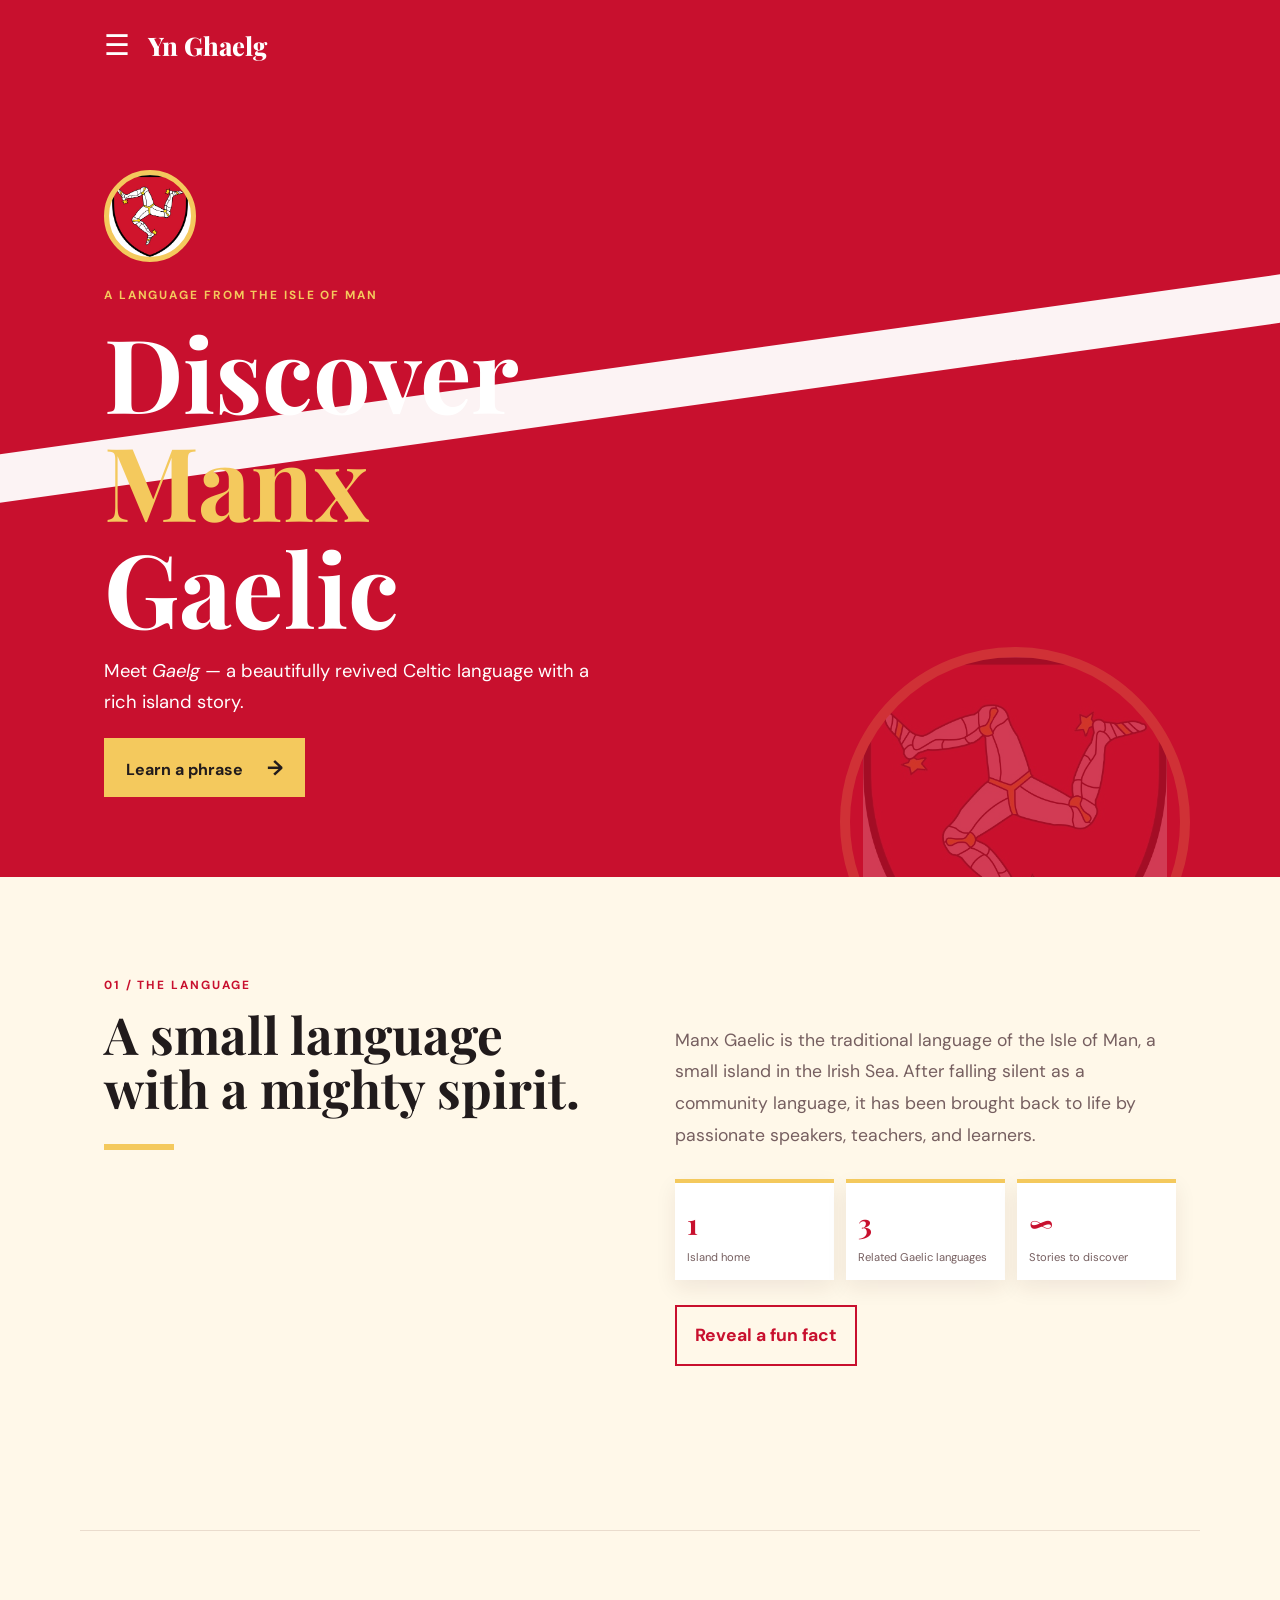
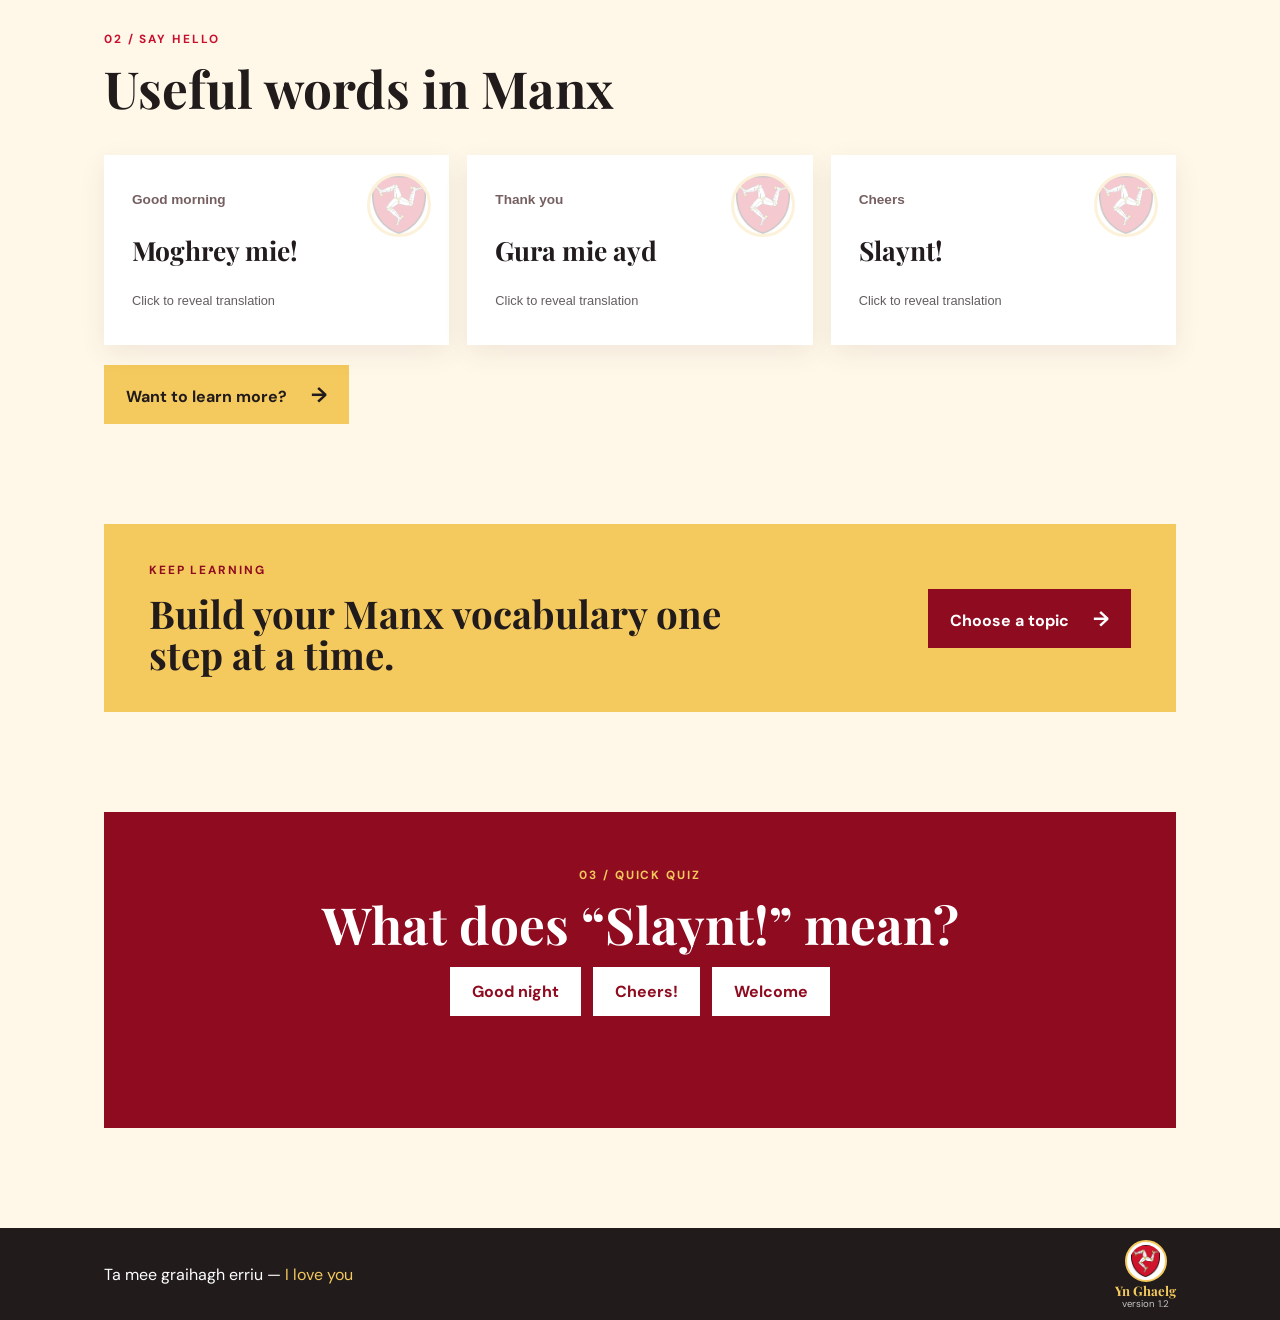
<file: index.html>
<!DOCTYPE html>
<html lang="en">
<head>
  <meta charset="UTF-8" />
  <meta name="viewport" content="width=device-width, initial-scale=1.0" />
  <title>Manx Gaelic | Yn Ghaelg</title>
  <link rel="stylesheet" href="styles.css" />
  <link rel="stylesheet" href="enhancement.css" />
  <link rel="icon" href="Coat_of_arms_of_Isle_of_Man.svg.webp" />
</head>
<body>
  <header class="hero">
    <nav class="navbar">
      <button class="menu-button" id="menuButton" aria-label="Open navigation menu">☰</button>

      <div class="brand">Yn Ghaelg</div>

      <div class="nav-links" id="navLinks">
        <a href="#about">About</a>
        <a href="#phrases">Phrases</a>
        <a href="#quiz">Quiz</a>
        <a href="page1.html">Vocabulary</a>
        <a href="page2.html">Language Learning</a>
      </div>
    </nav>

    <div class="hero-content">
      <div class="triskelion">☘</div>
      <p class="eyebrow">A language from the Isle of Man</p>
      <h1>Discover <span>Manx</span> Gaelic</h1>
      <p class="hero-text">
        Meet <em>Gaelg</em> — a beautifully revived Celtic language with a rich island story.
      </p>
      <a class="primary-button" href="#phrases">Learn a phrase <span>→</span></a>
    </div>
    <div class="floating-words" aria-label="Manx vocabulary highlights">
        <span class="word-bubble bubble-one">Mannin</span>
        <span class="word-bubble bubble-two">Slaynt!</span>
        <span class="word-bubble bubble-three">Graih</span>
        <span class="word-bubble bubble-four">Moghrey mie!</span>
      </div>

  </header>

  <main>
   <section class="intro-section" id="about">
      <div class="intro-heading">
        <p class="section-label">01 / THE LANGUAGE</p>
        <h2>A small language with a mighty spirit.</h2>
        <div class="heading-line"></div>
      </div>

      <div class="intro-copy">
        <p>
          Manx Gaelic is the traditional language of the Isle of Man, a small island
          in the Irish Sea. After falling silent as a community language, it has been
          brought back to life by passionate speakers, teachers, and learners.
        </p>

        <div class="language-stats">
          <div>
            <strong>1</strong>
            <span>Island home</span>
          </div>
          <div>
            <strong>3</strong>
            <span>Related Gaelic languages</span>
          </div>
          <div>
            <strong>∞</strong>
            <span>Stories to discover</span>
          </div>
        </div>
     <button class="outline-button" id="factButton">Reveal a fun fact</button>
        <p class="fact" id="fact" aria-live="polite"></p>
      </div>
    </section>

    <section class="phrases-section" id="phrases">
      <p class="section-label">02 / SAY HELLO</p>
      <h2>Useful words in Manx</h2>
      <div class="phrase-grid">
        <button class="phrase-card" data-manx="Moghrey mie!" data-meaning="Good morning!">
          <span>Good morning</span>
          <strong>Moghrey mie!</strong>
          <small>Click to reveal translation</small>
        </button>
        <button class="phrase-card" data-manx="Gura mie ayd" data-meaning="Thank you">
          <span>Thank you</span>
          <strong>Gura mie ayd</strong>
          <small>Click to reveal translation</small>
        </button>
        <button class="phrase-card" data-manx="Slaynt!" data-meaning="Cheers! / Good health!">
          <span>Cheers</span>
          <strong>Slaynt!</strong>
          <small>Click to reveal translation</small>
        </button>
      </div>

      <a class="primary-button learn-more-button" href="page1.html">
        Want to learn more? <span>→</span>
      </a>
    </section>

     <section class="explore-strip">
      <div>
        <p class="section-label">KEEP LEARNING</p>
        <h2>Build your Manx vocabulary one step at a time.</h2>
      </div>
      <a class="primary-button" href="page2.html">Choose a topic <span>→</span></a>
    </section>


    <section class="quiz-section" id="quiz">
      <div class="quiz-card">
        <p class="section-label">03 / QUICK QUIZ</p>
        <h2 id="quizQuestion">What does “Slaynt!” mean?</h2>
        <div class="answers" id="quizAnswers"></div>
        <p class="quiz-result" id="quizResult"></p>
      </div>
    </section>
  </main>

  <footer>
    <p>Ta mee graihagh erriu — <span>I love you</span></p>

    <div class="footer-brand">
      <img
        src="Coat_of_arms_of_Isle_of_Man.svg.webp"
        alt="Manx triskelion logo"
      />
      <strong>Yn Ghaelg</strong>
      <small>version 1.2</small>
    </div>
  </footer>

  <script src="script.js"></script>
</body>
</html>
</file>
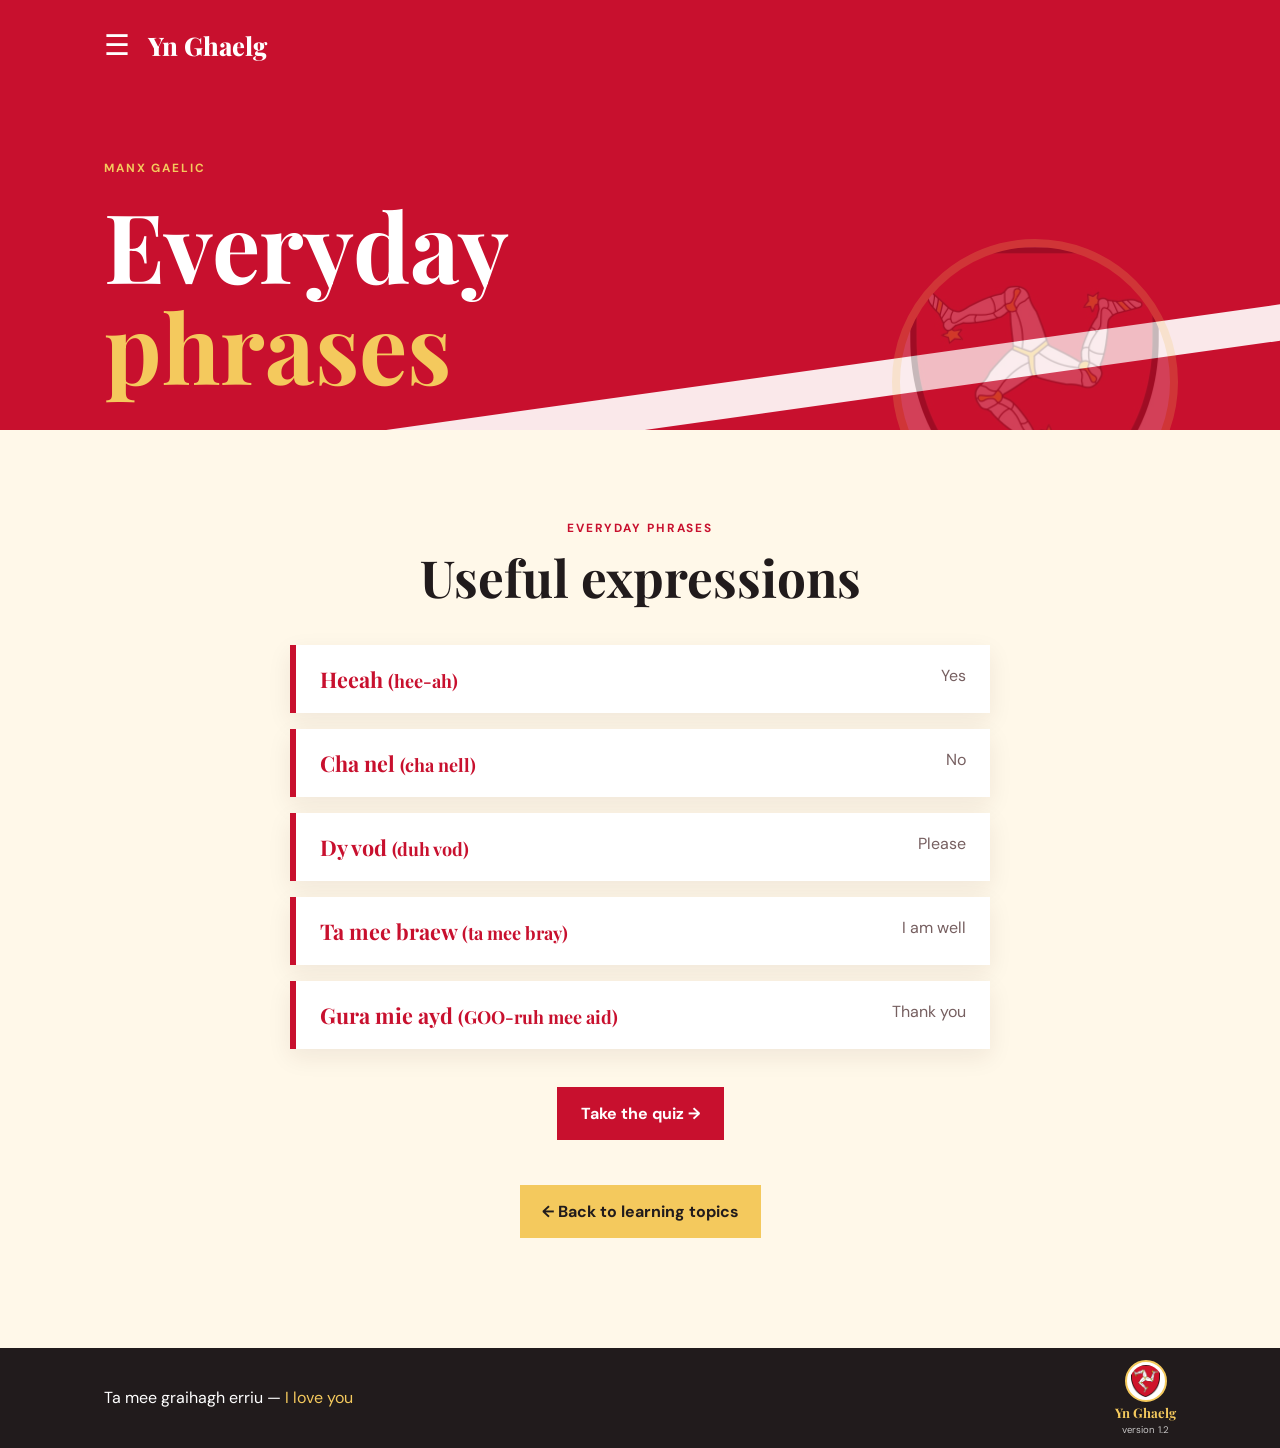
<file: everyday.html>
<!DOCTYPE html>
<html lang="en">
<head>
  <meta charset="UTF-8" />
  <meta name="viewport" content="width=device-width, initial-scale=1.0" />
  <title>Everyday Phrases | Yn Ghaelg</title>
  <link rel="stylesheet" href="styles2.css" />
  <link rel="icon" href="Coat_of_arms_of_Isle_of_Man.svg.webp" />
</head>
<body>
  <header class="page-header">
    <nav class="navbar">
      <button class="menu-button" id="menuButton" aria-label="Open navigation menu">☰</button>
      <a class="brand" href="index.html">Yn Ghaelg</a>
      <div class="nav-links" id="navLinks">
        <a href="index.html">Main page</a>
        <a href="page1.html">Vocabulary</a>
        <a href="page2.html">Learning topics</a>
      </div>
    </nav>

    <div class="header-content">
      <p class="eyebrow">Manx Gaelic</p>
      <h1>Everyday <span>phrases</span></h1>
    </div>
  </header>

  <main class="learning-section">
    <p class="section-label">EVERYDAY PHRASES</p>
    <h2>Useful expressions</h2>

    <div class="category-list">
      <div class="category-item"><strong>Heeah <small>(hee-ah)</small></strong><span>Yes</span></div>
      <div class="category-item"><strong>Cha nel <small>(cha nell)</small></strong><span>No</span></div>
      <div class="category-item"><strong>Dy vod <small>(duh vod)</small></strong><span>Please</span></div>
      <div class="category-item"><strong>Ta mee braew <small>(ta mee bray)</small></strong><span>I am well</span></div>
      <div class="category-item"><strong>Gura mie ayd <small>(GOO-ruh mee aid)</small></strong><span>Thank you</span></div>
    </div>

    <a class="return-button" href="page2.html">← Back to learning topics</a>
  </main>
 <footer>
    <p>Ta mee graihagh erriu — <span>I love you</span></p>

    <div class="footer-brand">
      <img
        src="Coat_of_arms_of_Isle_of_Man.svg.webp"
        alt="Manx triskelion logo"
      />
      <strong>Yn Ghaelg</strong>
      <small>version 1.2</small>
    </div>
  </footer>

  <script src="script2.js"></script>
</body>
</html>
</file>
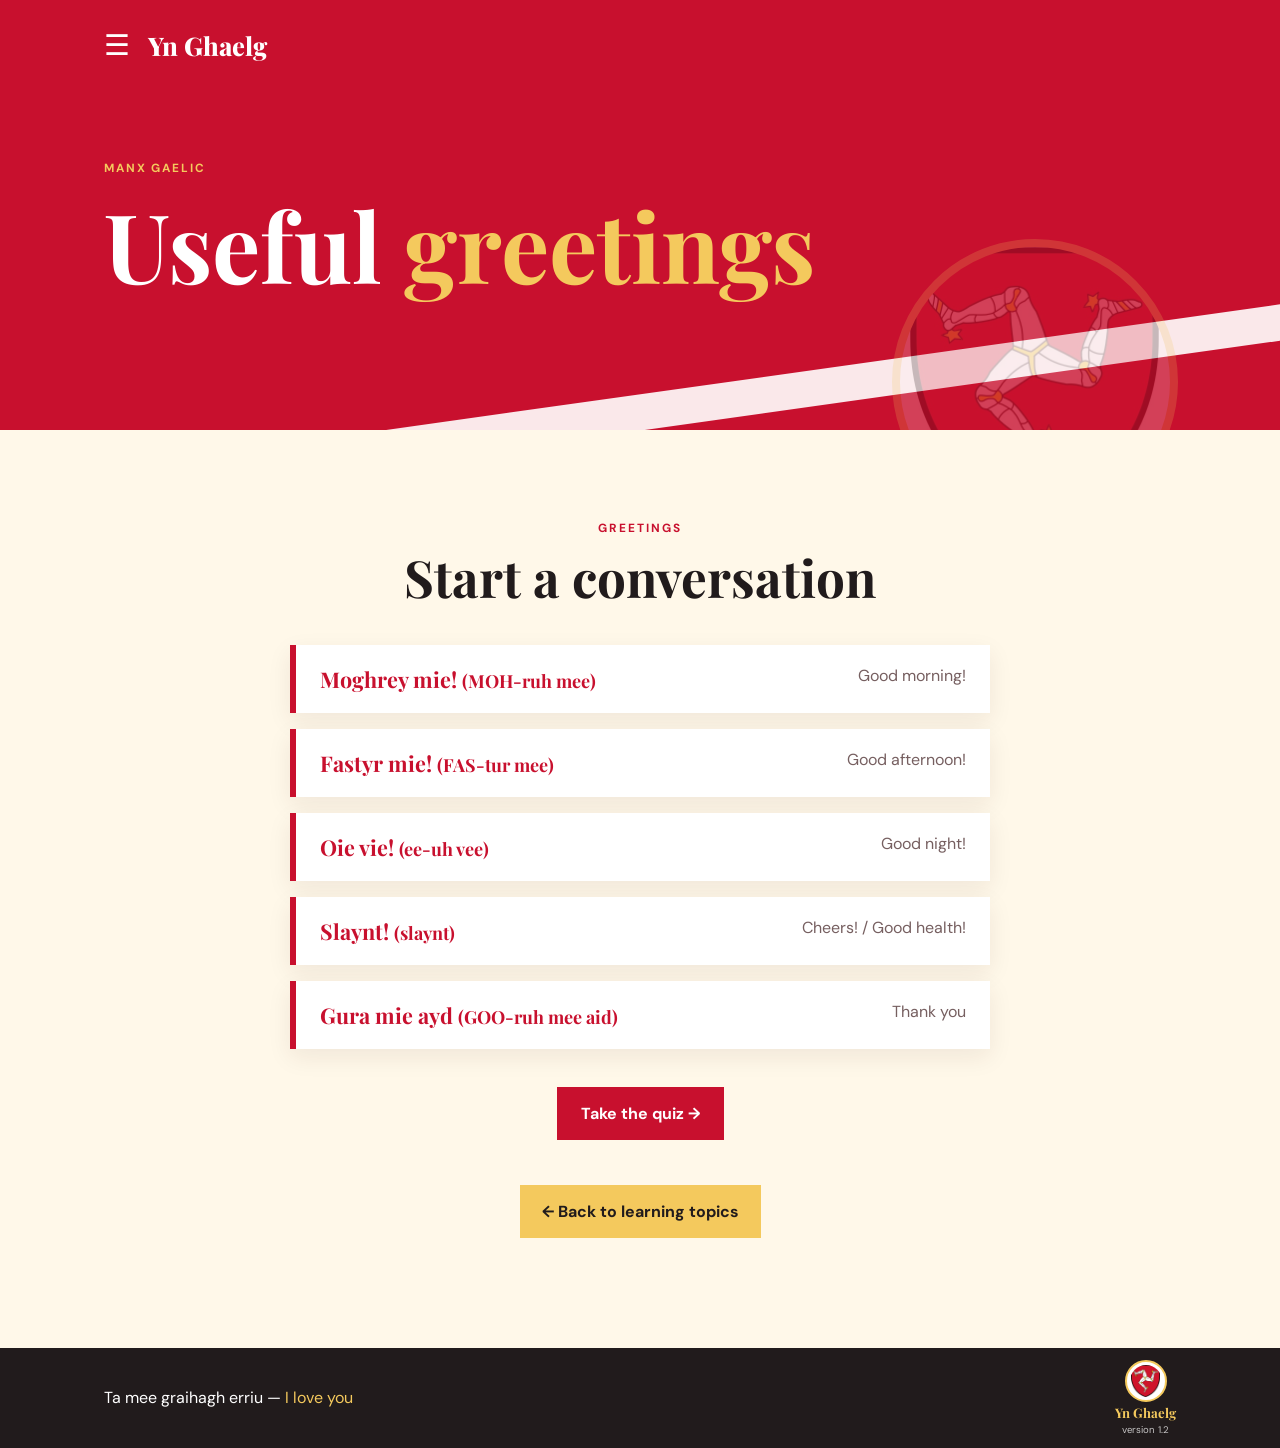
<file: greetings.html>
<!DOCTYPE html>
<html lang="en">
<head>
  <meta charset="UTF-8" />
  <meta name="viewport" content="width=device-width, initial-scale=1.0" />
  <title>Greetings | Yn Ghaelg</title>
  <link rel="stylesheet" href="styles2.css" />
  <link rel="icon" href="Coat_of_arms_of_Isle_of_Man.svg.webp" />
</head>
<body>
  <header class="page-header">
    <nav class="navbar">
      <button class="menu-button" id="menuButton" aria-label="Open navigation menu">☰</button>
      <a class="brand" href="index.html">Yn Ghaelg</a>
      <div class="nav-links" id="navLinks">
        <a href="index.html">Main page</a>
        <a href="page1.html">Vocabulary</a>
        <a href="page2.html">Learning topics</a>
      </div>
    </nav>

    <div class="header-content">
      <p class="eyebrow">Manx Gaelic</p>
      <h1>Useful <span>greetings</span></h1>
    </div>
  </header>

  <main class="learning-section">
    <p class="section-label">GREETINGS</p>
    <h2>Start a conversation</h2>

    <div class="category-list">
      <div class="category-item"><strong>Moghrey mie! <small>(MOH-ruh mee)</small></strong><span>Good morning!</span></div>
      <div class="category-item"><strong>Fastyr mie! <small>(FAS-tur mee)</small></strong><span>Good afternoon!</span></div>
      <div class="category-item"><strong>Oie vie! <small>(ee-uh vee)</small></strong><span>Good night!</span></div>
      <div class="category-item"><strong>Slaynt! <small>(slaynt)</small></strong><span>Cheers! / Good health!</span></div>
      <div class="category-item"><strong>Gura mie ayd <small>(GOO-ruh mee aid)</small></strong><span>Thank you</span></div>
    </div>

    <a class="return-button" href="page2.html">← Back to learning topics</a>
  </main>
  <footer>
    <p>Ta mee graihagh erriu — <span>I love you</span></p>

    <div class="footer-brand">
      <img
        src="Coat_of_arms_of_Isle_of_Man.svg.webp"
        alt="Manx triskelion logo"
      />
      <strong>Yn Ghaelg</strong>
      <small>version 1.2</small>
    </div>
  </footer>
  <script src="script2.js"></script>
</body>
</html>
</file>
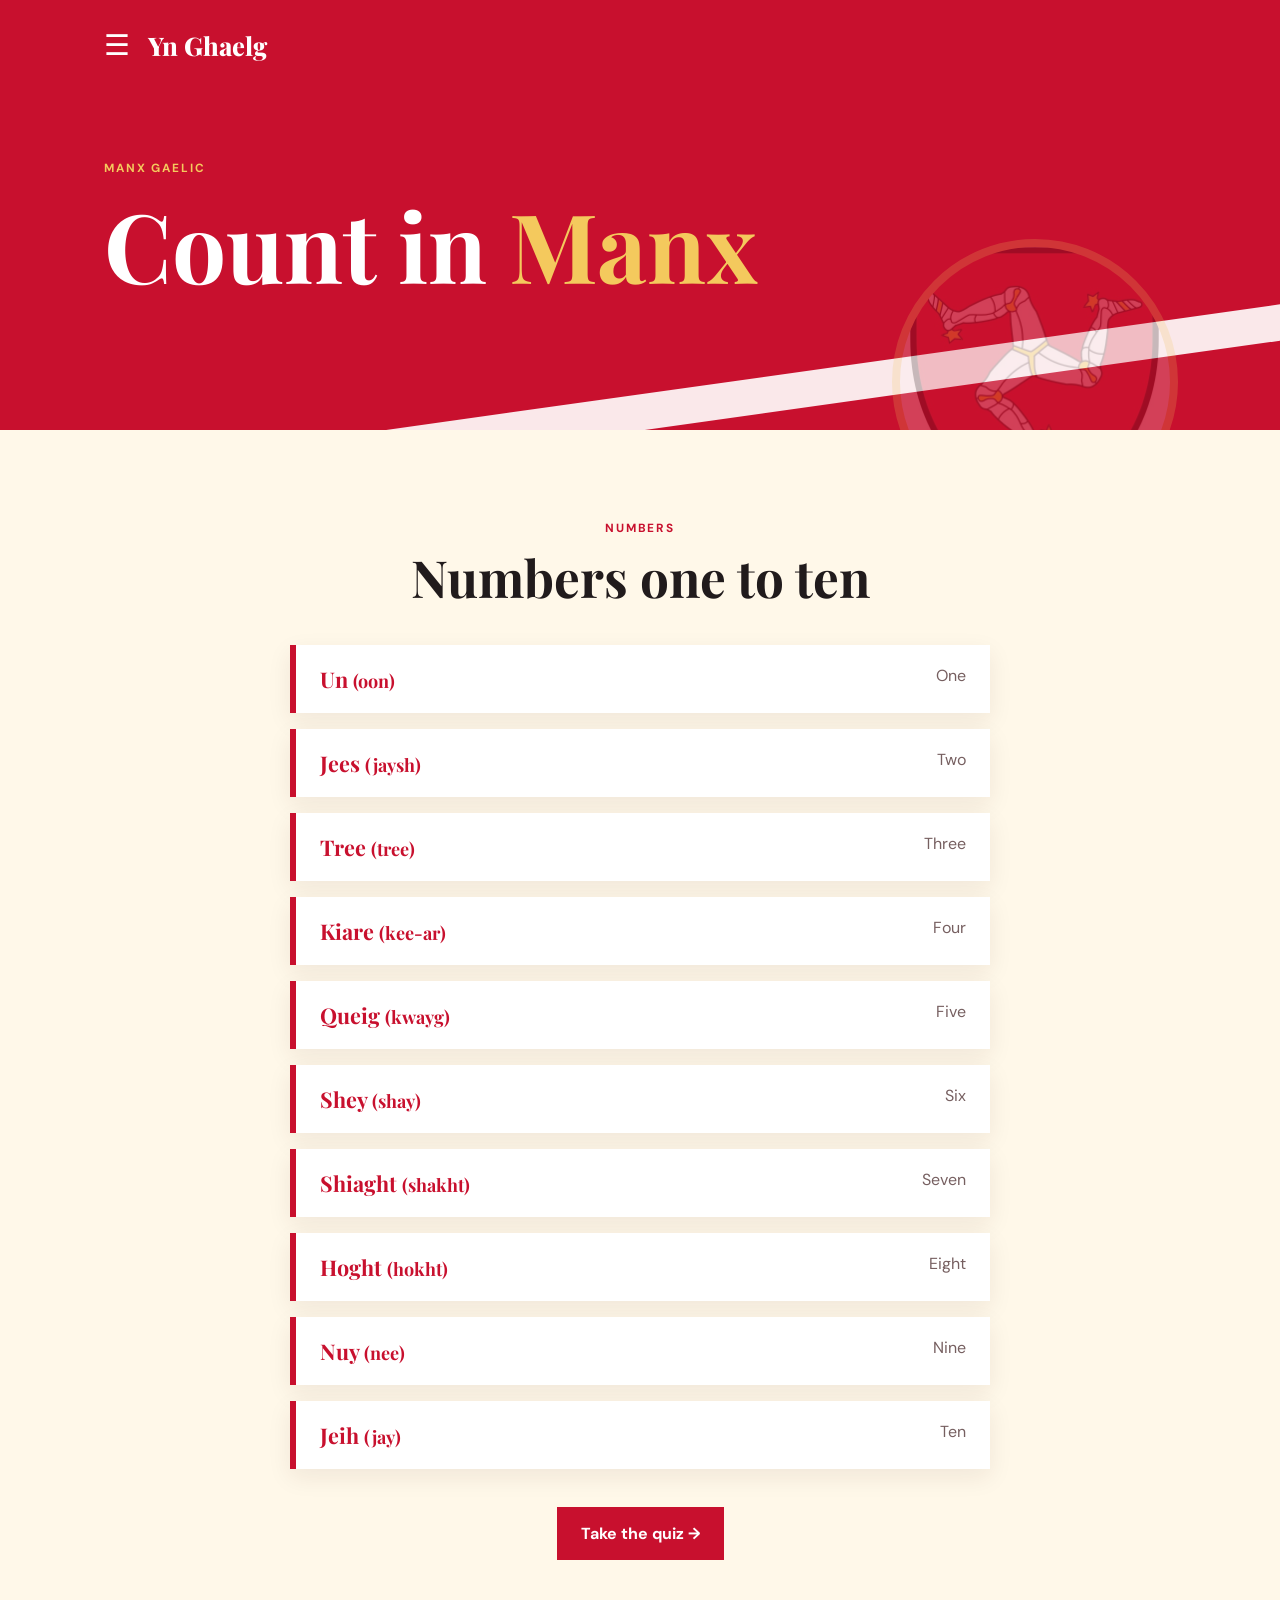
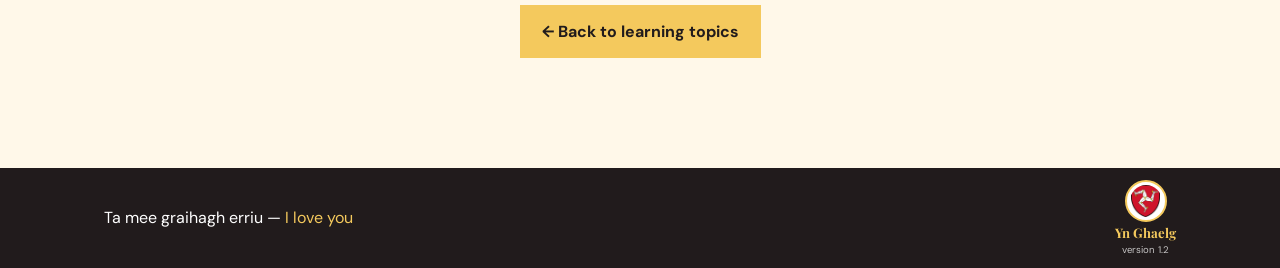
<file: numbers.html>
<!DOCTYPE html>
<html lang="en">
<head>
  <meta charset="UTF-8" />
  <meta name="viewport" content="width=device-width, initial-scale=1.0" />
  <title>Numbers | Yn Ghaelg</title>
  <link rel="stylesheet" href="styles2.css" />
  <link rel="icon" href="Coat_of_arms_of_Isle_of_Man.svg.webp" />
</head>
<body>
  <header class="page-header">
    <nav class="navbar">
      <button class="menu-button" id="menuButton" aria-label="Open navigation menu">☰</button>
      <a class="brand" href="index.html">Yn Ghaelg</a>
      <div class="nav-links" id="navLinks">
        <a href="index.html">Main page</a>
        <a href="page1.html">Vocabulary</a>
        <a href="page2.html">Learning topics</a>
      </div>
    </nav>

    <div class="header-content">
      <p class="eyebrow">Manx Gaelic</p>
      <h1>Count in <span>Manx</span></h1>
    </div>
  </header>

  <main class="learning-section">
    <p class="section-label">NUMBERS</p>
    <h2>Numbers one to ten</h2>

    <div class="category-list">
      <div class="category-item"><strong>Un <small>(oon)</small></strong><span>One</span></div>
      <div class="category-item"><strong>Jees <small>(jaysh)</small></strong><span>Two</span></div>
      <div class="category-item"><strong>Tree <small>(tree)</small></strong><span>Three</span></div>
      <div class="category-item"><strong>Kiare <small>(kee-ar)</small></strong><span>Four</span></div>
      <div class="category-item"><strong>Queig <small>(kwayg)</small></strong><span>Five</span></div>
      <div class="category-item"><strong>Shey <small>(shay)</small></strong><span>Six</span></div>
      <div class="category-item"><strong>Shiaght <small>(shakht)</small></strong><span>Seven</span></div>
      <div class="category-item"><strong>Hoght <small>(hokht)</small></strong><span>Eight</span></div>
      <div class="category-item"><strong>Nuy <small>(nee)</small></strong><span>Nine</span></div>
      <div class="category-item"><strong>Jeih <small>(jay)</small></strong><span>Ten</span></div>
    </div>

    <a class="return-button" href="page2.html">← Back to learning topics</a>
  </main>
 <footer>
    <p>Ta mee graihagh erriu — <span>I love you</span></p>

    <div class="footer-brand">
      <img
        src="Coat_of_arms_of_Isle_of_Man.svg.webp"
        alt="Manx triskelion logo"
      />
      <strong>Yn Ghaelg</strong>
      <small>version 1.2</small>
    </div>
  </footer>

  <script src="script2.js"></script>
</body>
</html>
</file>
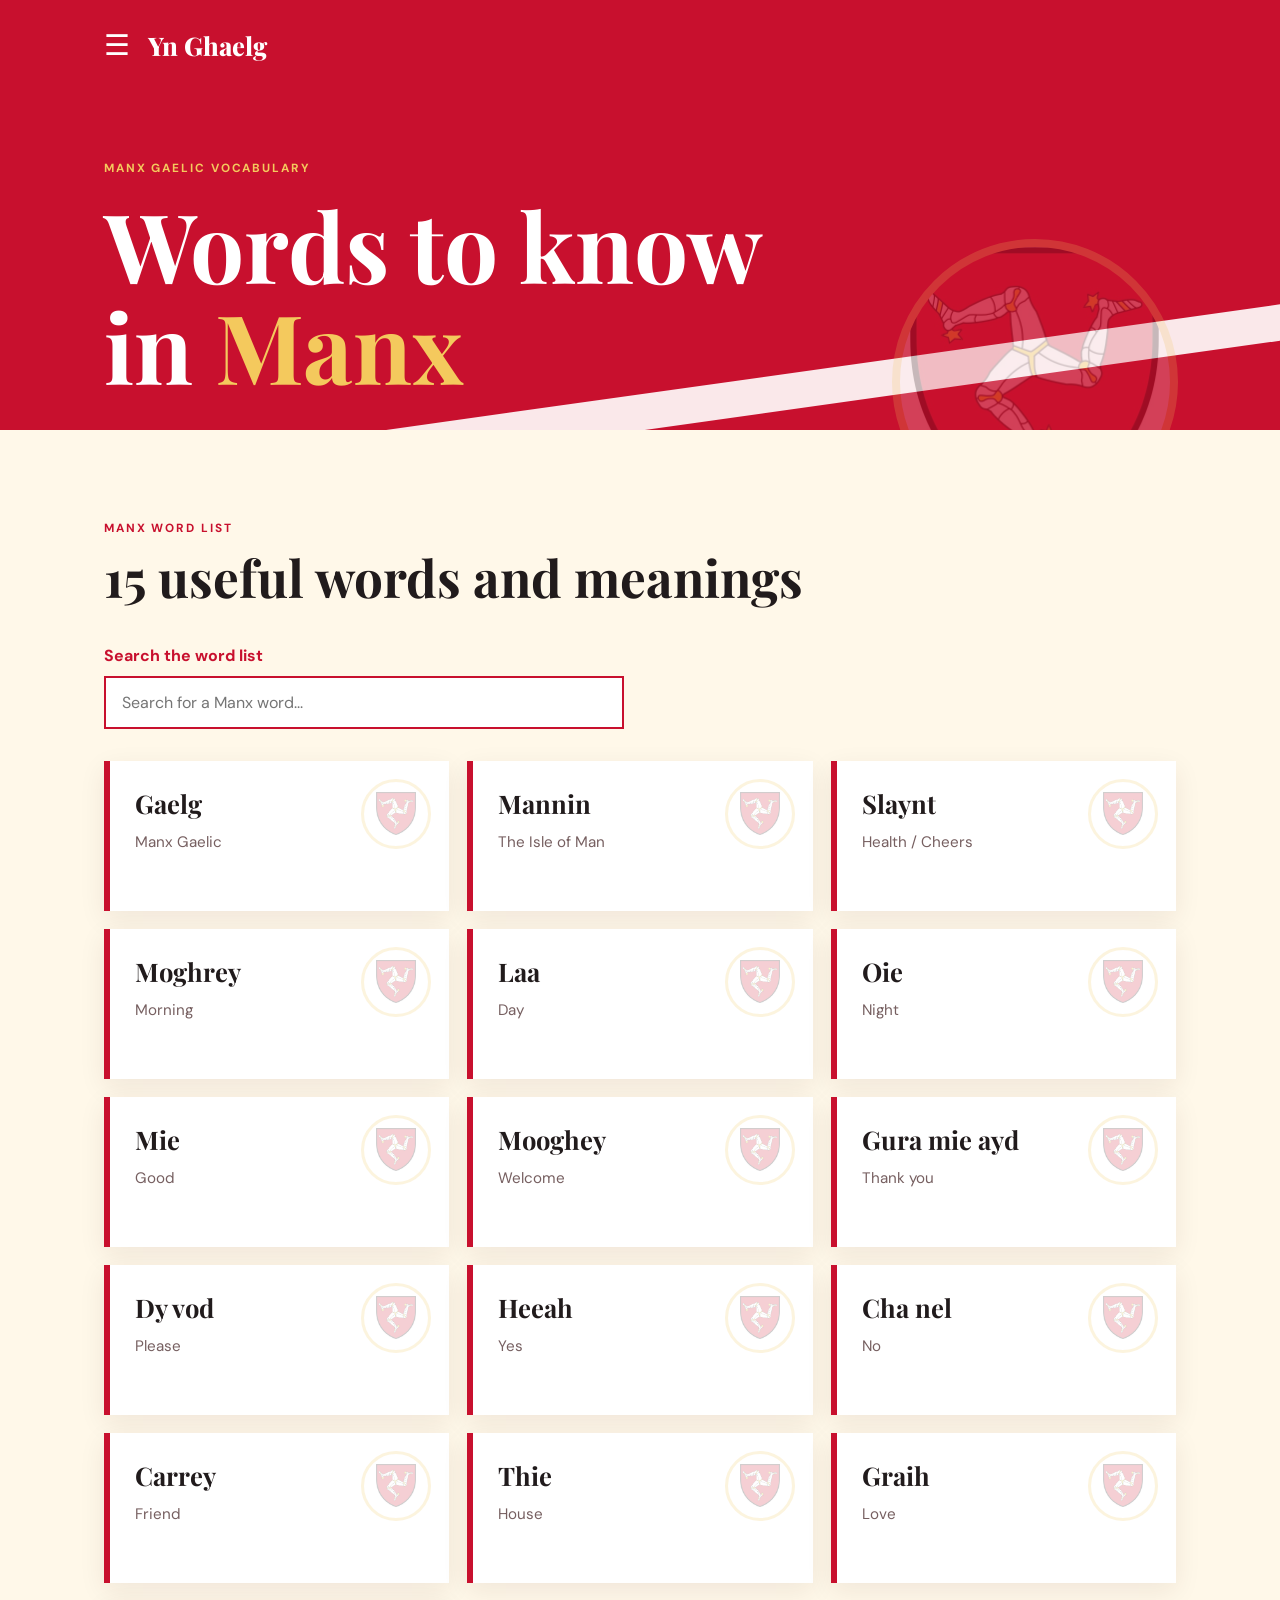
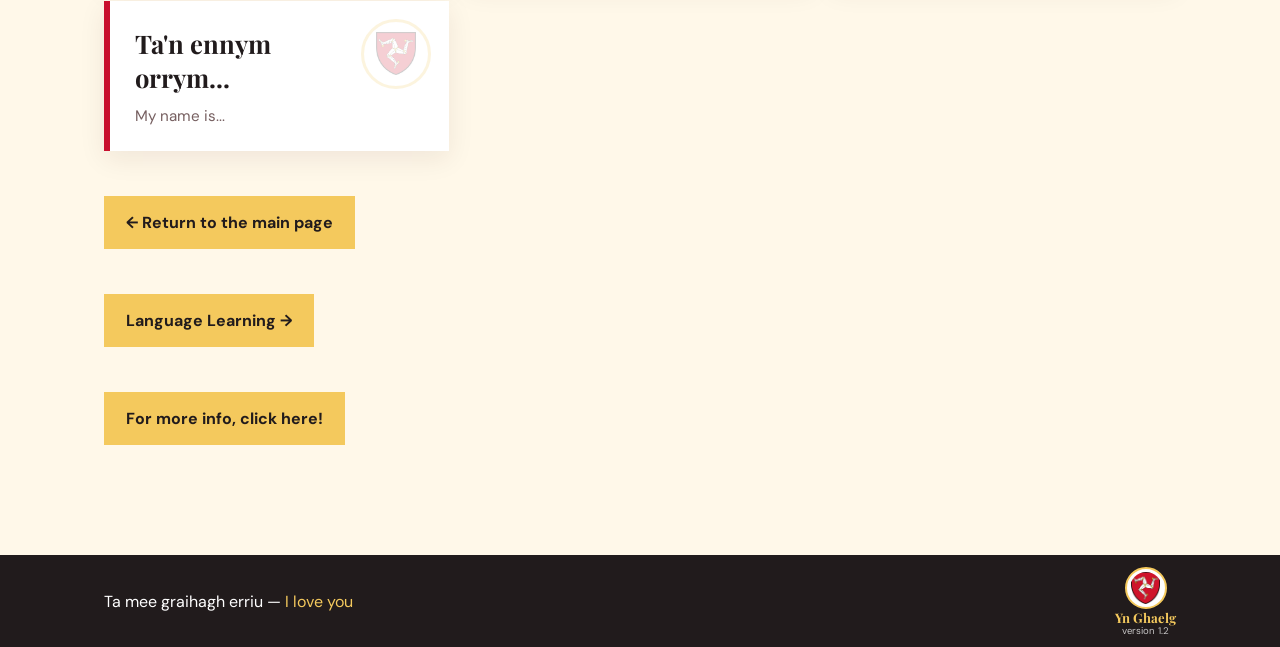
<file: page1.html>
<!DOCTYPE html>
<html lang="en">
<head>
  <meta charset="UTF-8" />
  <meta name="viewport" content="width=device-width, initial-scale=1.0" />
  <title>Manx Vocabulary | Yn Ghaelg</title>
  <link rel="stylesheet" href="styles1.css" />
  <link rel="icon" type="image/webp" href="Coat_of_arms_of_Isle_of_Man.svg.webp">
</head>
<body>
  <header class="page-header">
    <nav class="navbar">
      <button class="menu-button" id="menuButton" aria-label="Open navigation menu">☰</button>

      <a class="brand" href="index.html">Yn Ghaelg</a>

      <div class="nav-links" id="navLinks">
        <a href="index.html#about">About</a>
        <a href="index.html#phrases">Phrases</a>
        <a href="index.html#quiz">Quiz</a>
        <a href="page2.html">Language Learning</a> 
        <a class="back-link" href="index.html">← Main page</a>
      </div>
    </nav>

    <div class="header-content">
      <p class="eyebrow">Manx Gaelic vocabulary</p>
      <h1>Words to know in <span>Manx</span></h1>
    </div>
  </header>

  <main class="vocabulary-section">
    <p class="section-label">MANX WORD LIST</p>
    <h2>15 useful words and meanings</h2>

    <label class="search-label" for="wordSearch">Search the word list</label>
    <input
      type="search"
      id="wordSearch"
      class="search-bar"

      placeholder="Search for a Manx word..."
      aria-label="Search Manx vocabulary"
    />

    <div class="word-list" id="wordList">
      <article class="word-card"><strong>Gaelg</strong><span>Manx Gaelic</span></article>
      <article class="word-card"><strong>Mannin</strong><span>The Isle of Man</span></article>
      <article class="word-card"><strong>Slaynt</strong><span>Health / Cheers</span></article>
      <article class="word-card"><strong>Moghrey</strong><span>Morning</span></article>
      <article class="word-card"><strong>Laa</strong><span>Day</span></article>
      <article class="word-card"><strong>Oie</strong><span>Night</span></article>
      <article class="word-card"><strong>Mie</strong><span>Good</span></article>
      <article class="word-card"><strong>Mooghey</strong><span>Welcome</span></article>
      <article class="word-card"><strong>Gura mie ayd</strong><span>Thank you</span></article>
      <article class="word-card"><strong>Dy vod</strong><span>Please</span></article>
      <article class="word-card"><strong>Heeah</strong><span>Yes</span></article>
      <article class="word-card"><strong>Cha nel</strong><span>No</span></article>
      <article class="word-card"><strong>Carrey</strong><span>Friend</span></article>
      <article class="word-card"><strong>Thie</strong><span>House</span></article>
      <article class="word-card"><strong>Graih</strong><span>Love</span></article>
      <article class="word-card"><strong>Ta'n ennym orrym...</strong><span>My name is...</span></article>
    </div>

    <a class="return-button" href="index.html">
      ← Return to the main page
    </a>
    <br />
    <a class="return-button" href="page2.html">
      Language Learning →
    </a>
    <br />
    <a class="return-button" href="https://www.feegan.com/manx/a_z-english.html">
      For more info, click here!
    </a>
  </main>

 <footer>
    <p>Ta mee graihagh erriu — <span>I love you</span></p>

    <div class="footer-brand">
      <img
        src="Coat_of_arms_of_Isle_of_Man.svg.webp"
        alt="Manx triskelion logo"
      />
      <strong>Yn Ghaelg</strong>
      <small>version 1.2</small>
    </div>
  </footer>


  <script src="script1.js"></script>
</body>
</html>
</file>
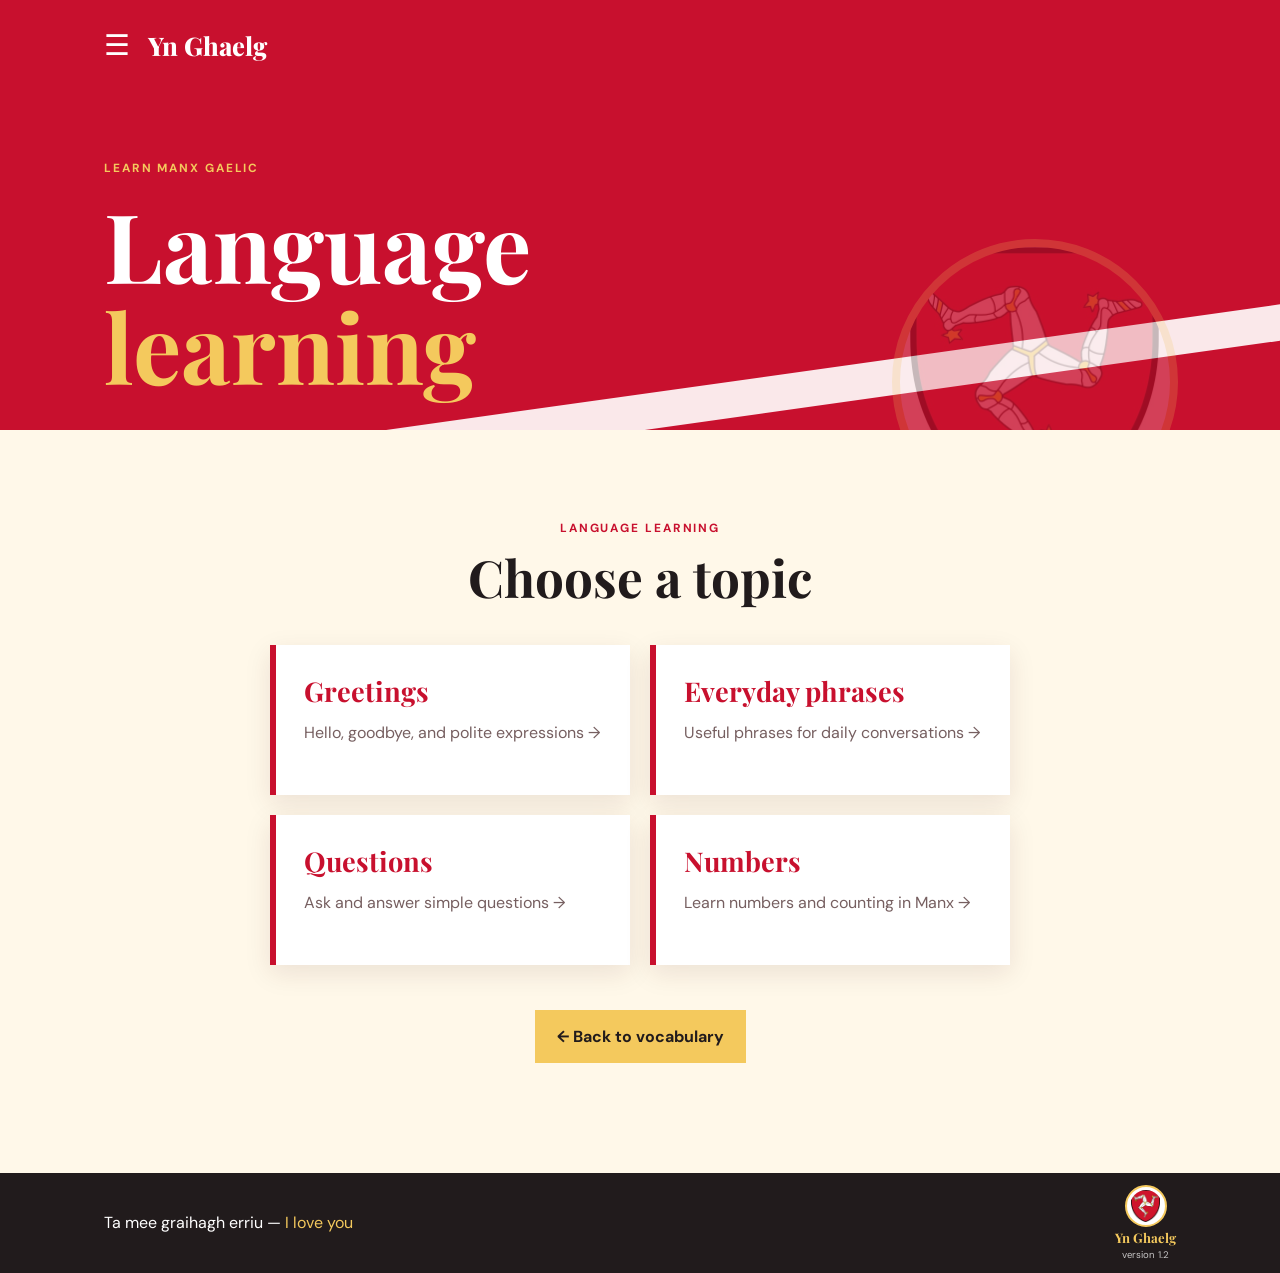
<file: page2.html>
<!DOCTYPE html>
<html lang="en">
<head>
  <meta charset="UTF-8" />
  <meta name="viewport" content="width=device-width, initial-scale=1.0" />
  <title>Language Learning | Yn Ghaelg</title>
  <link rel="stylesheet" href="styles2.css" />
  <link rel="icon" href="Coat_of_arms_of_Isle_of_Man.svg.webp" />
</head>
<body>
  <header class="page-header">
    <nav class="navbar">
      <button class="menu-button" id="menuButton" aria-label="Open navigation menu">☰</button>

      <a class="brand" href="index.html">Yn Ghaelg</a>

      <div class="nav-links" id="navLinks">
        <a href="index.html#about">About</a>
        <a href="index.html#phrases">Phrases</a>
        <a href="index.html#quiz">Quiz</a>
        <a href="page1.html">Vocabulary</a>
        <a class="back-link" href="index.html">← Main page</a>
      </div>
    </nav>

    <div class="header-content">
      <p class="eyebrow">Learn Manx Gaelic</p>
      <h1>Language <span>learning</span></h1>
      <p class="header-text">
        
      </p>
    </div>
  </header>

  <main class="learning-section">
    <p class="section-label">LANGUAGE LEARNING</p>
    <h2>Choose a topic</h2>

    <div class="learning-grid">
      <a class="learning-button" href="greetings.html">
        <strong>Greetings</strong>
        <span>Hello, goodbye, and polite expressions →</span>
      </a>

      <a class="learning-button" href="everyday.html">
        <strong>Everyday phrases</strong>
        <span>Useful phrases for daily conversations →</span>
      </a>

      <a class="learning-button" href="questions.html">
        <strong>Questions</strong>
        <span>Ask and answer simple questions →</span>
      </a>

      <a class="learning-button" href="numbers.html">
        <strong>Numbers</strong>
        <span>Learn numbers and counting in Manx →</span>
      </a>
    </div>

    <a class="return-button" href="page1.html">← Back to vocabulary</a>
  </main>

  <footer>
    <p>Ta mee graihagh erriu — <span>I love you</span></p>

    <div class="footer-brand">
      <img
        src="Coat_of_arms_of_Isle_of_Man.svg.webp"
        alt="Manx triskelion logo"
      />
      <strong>Yn Ghaelg</strong>
      <small>version 1.2</small>
    </div>
  </footer>

  <script src="script2.js"></script>
</body>
</html>
</file>
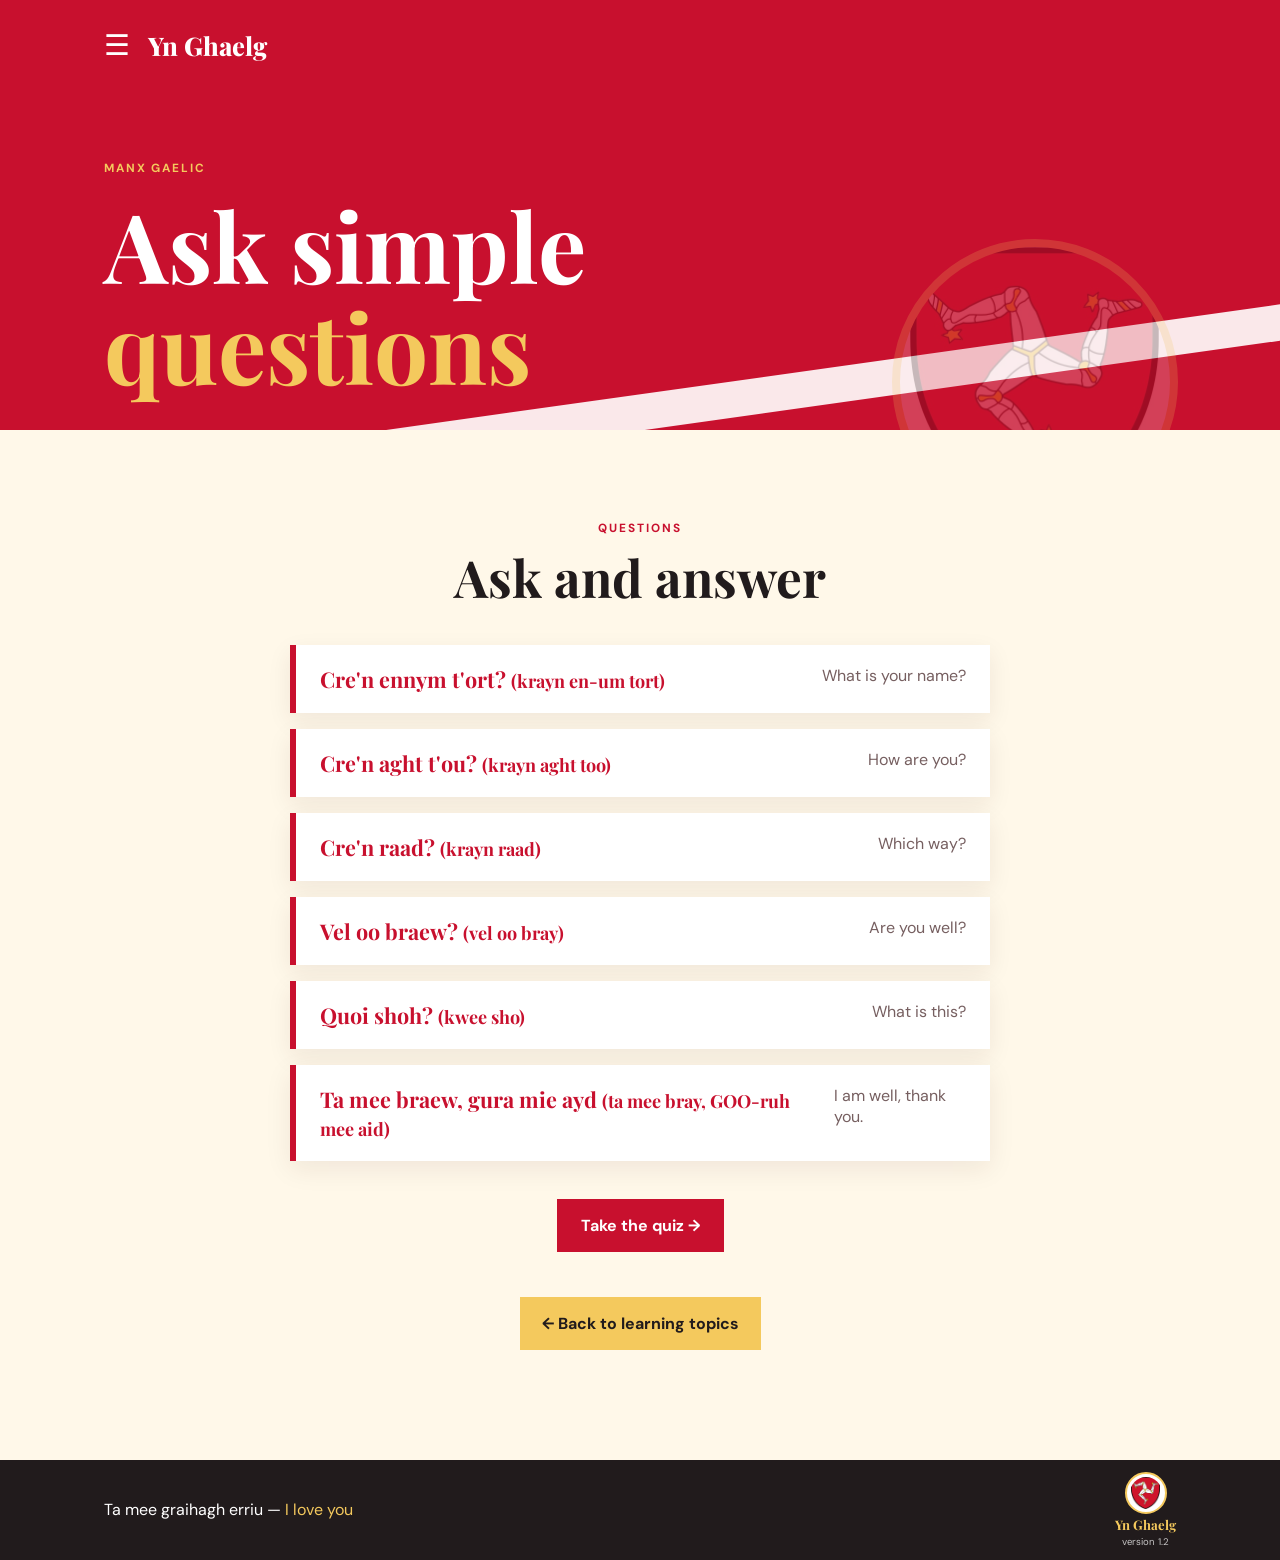
<file: questions.html>
<!DOCTYPE html>
<html lang="en">
<head>
  <meta charset="UTF-8" />
  <meta name="viewport" content="width=device-width, initial-scale=1.0" />
  <title>Questions | Yn Ghaelg</title>
  <link rel="stylesheet" href="styles2.css" />
  <link rel="icon" href="Coat_of_arms_of_Isle_of_Man.svg.webp" />
</head>
<body>
  <header class="page-header">
    <nav class="navbar">
      <button class="menu-button" id="menuButton" aria-label="Open navigation menu">☰</button>
      <a class="brand" href="index.html">Yn Ghaelg</a>
      <div class="nav-links" id="navLinks">
        <a href="index.html">Main page</a>
        <a href="page1.html">Vocabulary</a>
        <a href="page2.html">Learning topics</a>
      </div>
    </nav>

    <div class="header-content">
      <p class="eyebrow">Manx Gaelic</p>
      <h1>Ask simple <span>questions</span></h1>
    </div>
  </header>

  <main class="learning-section">
    <p class="section-label">QUESTIONS</p>
    <h2>Ask and answer</h2>

    <div class="category-list">
      <div class="category-item">
        <strong>Cre'n ennym t'ort? <small>(krayn en-um tort)</small></strong>
        <span>What is your name?</span>
      </div>
      <div class="category-item">
        <strong>Cre'n aght t'ou? <small>(krayn aght too)</small></strong>
        <span>How are you?</span>
      </div>
      <div class="category-item">
        <strong>Cre'n raad? <small>(krayn raad)</small></strong>
        <span>Which way?</span>
      </div>
      <div class="category-item">
        <strong>Vel oo braew? <small>(vel oo bray)</small></strong>
        <span>Are you well?</span>
      </div>
      <div class="category-item">
        <strong>Quoi shoh? <small>(kwee sho)</small></strong>
        <span>What is this?</span>
      </div>
      <div class="category-item">
        <strong>Ta mee braew, gura mie ayd <small>(ta mee bray, GOO-ruh mee aid)</small></strong>
        <span>I am well, thank you.</span>
      </div>
    </div>

    <a class="return-button" href="page2.html">← Back to learning topics</a>
  </main>
 <footer>
    <p>Ta mee graihagh erriu — <span>I love you</span></p>

    <div class="footer-brand">
      <img
        src="Coat_of_arms_of_Isle_of_Man.svg.webp"
        alt="Manx triskelion logo"
      />
      <strong>Yn Ghaelg</strong>
      <small>version 1.2</small>
    </div>
  </footer>


  <script src="script2.js"></script>
</body>
</html>
</file>
<file: styles.css>
@import url("https://fonts.googleapis.com/css2?family=DM+Sans:wght@400;500;700&family=Playfair+Display:wght@600;700;800&display=swap");

:root {
  --red: #c8102e;
  --dark-red: #8f0b20;
  --cream: #fff8e9;
  --gold: #f4c95d;
  --ink: #211b1c;
  --muted: #765f60;
  --white: #ffffff;
  --crest-image: url("Coat_of_arms_of_Isle_of_Man.svg.jpg");
}

* {
  box-sizing: border-box;
  scroll-behavior: smooth;
}

body {
  margin: 0;
  color: var(--ink);
  background: var(--cream);
  font-family: "DM Sans", sans-serif;
}

.hero {
  position: relative;
  min-height: 650px;
  overflow: hidden;
  color: var(--white);
  background: var(--red);
}

.hero::before {
  position: absolute;
  top: 360px;
  left: -10%;
  z-index: 0;
  width: 125%;
  height: 48px;
  content: "";
  opacity: 0.95;
  background: var(--white);
  transform: rotate(-8deg);
}

.hero::after {
  position: absolute;
  right: 7%;
  bottom: -120px;
  z-index: 0;
  width: 330px;
  height: 330px;
  min-width: 330px;
  min-height: 330px;
  content: "";
  opacity: 0.18;
  pointer-events: none;
  background: var(--crest-image) center / contain no-repeat;
  border: 10px solid var(--gold);
  border-radius: 50%;
}

.navbar {
  position: relative;
  z-index: 2;
  display: flex;
  align-items: center;
  gap: 18px;
  max-width: 1120px;
  margin: auto;
  padding: 28px 24px;
}

.brand {
  font-family: "Playfair Display", serif;
  font-size: 1.6rem;
  font-weight: 800;
}

.nav-links {
  position: absolute;
  top: 78px;
  left: 24px;
  z-index: 3;
  display: none;
  flex-direction: column;
  gap: 16px;
  padding: 20px;
  background: var(--dark-red);
}

.nav-links.open {
  display: flex;
}

.nav-links a {
  color: var(--white);
  font-size: 0.9rem;
  font-weight: 700;
  text-decoration: none;
}

.nav-links a:hover {
  color: var(--gold);
}

.menu-button {
  display: block;
  padding: 0;
  color: var(--white);
  font-size: 1.8rem;
  line-height: 1;
  cursor: pointer;
  background: transparent;
  border: 0;
}

.hero-content {
  position: relative;
  z-index: 1;
  display: flex;
  align-items: center;
  justify-content: space-between;
  gap: 30px;
  max-width: 1120px;
  min-height: 500px;
  margin: 80px auto;
  padding: 0 24px;
}

.hero-copy {
  position: relative;
  z-index: 2;
  display: flex;
  flex: 1 1 auto;
  flex-direction: column;
  align-items: flex-start;
  min-width: 0;
}

.hero-copy > * {
  display: block;
  flex: 0 0 auto;
}

.triskelion {
  width: 92px;
  height: 92px;
  min-width: 92px;
  min-height: 92px;
  color: transparent;
  background: var(--white) var(--crest-image) center / contain no-repeat;
  border: 5px solid var(--gold);
  border-radius: 50%;
}

.eyebrow,
.section-label {
  font-size: 0.74rem;
  font-weight: 700;
  letter-spacing: 0.16em;
  text-transform: uppercase;
}

.eyebrow {
  margin-top: 25px;
  color: var(--gold);
}

h1,
h2 {
  margin: 15px 0;
  font-family: "Playfair Display", serif;
  line-height: 1.05;
}

h1 {
  display: block;
  max-width: 800px;
  font-size: clamp(3.5rem, 8vw, 7.5rem);
}

h1 span {
  display: block;
  color: var(--gold);
}

.hero-text {
  display: block;
  max-width: 490px;
  margin: 0;
  font-size: 1.15rem;
  line-height: 1.7;
}

.hero-actions {
  display: flex;
  flex: 0 0 auto;
  flex-wrap: wrap;
  align-items: center;
  gap: 14px;
  width: 100%;
}

.primary-button,
.outline-button,
.answer-button {
  font: inherit;
  font-weight: 700;
  cursor: pointer;
  border: 0;
  transition: 0.25s ease;
}

.primary-button {
  display: inline-block;
  margin-top: 20px;
  padding: 16px 22px;
  color: var(--ink);
  text-decoration: none;
  background: var(--gold);
}

.primary-button:hover,
.outline-button:hover {
  transform: translateY(-3px);
}

.primary-button span {
  margin-left: 20px;
  font-size: 1.3rem;
}

.floating-words {
  position: relative;
  z-index: 1;
  flex: 0 0 300px;
  width: 300px;
  height: 360px;
  margin-right: 6%;
}

main {
  max-width: 1120px;
  margin: auto;
}

.intro-section,
.phrases-section {
  padding: 100px 24px;
}

.intro-section {
  display: grid;
  grid-template-columns: 1fr 1fr;
  gap: 70px;
}

.section-label {
  margin: 0;
  color: var(--red);
}

h2 {
  font-size: clamp(2.2rem, 4vw, 4rem);
}

.intro-copy {
  padding-top: 30px;
  color: var(--muted);
  font-size: 1.1rem;
  line-height: 1.8;
}

.outline-button {
  margin-top: 15px;
  padding: 13px 18px;
  color: var(--red);
  background: transparent;
  border: 2px solid var(--red);
}

.fact {
  min-height: 28px;
  color: var(--red);
  font-weight: 700;
}

.phrases-section {
  border-top: 1px solid #eadccd;
}

.phrase-grid {
  display: grid;
  grid-template-columns: repeat(3, 1fr);
  gap: 18px;
  margin-top: 40px;
}

.phrase-card {
  position: relative;
  min-height: 190px;
  padding: 28px;
  overflow: hidden;
  color: var(--ink);
  text-align: left;
  cursor: pointer;
  background: var(--white);
  border: 0;
  box-shadow: 0 8px 25px rgba(64, 22, 28, 0.08);
  transition: 0.25s ease;
}

.phrase-card::after {
  position: absolute;
  top: 18px;
  right: 18px;
  width: 58px;
  height: 58px;
  content: "";
  opacity: 0.22;
  background: var(--crest-image) center / contain no-repeat;
  border: 3px solid var(--gold);
  border-radius: 50%;
}

.phrase-card:hover,
.phrase-card.active {
  color: var(--white);
  background: var(--red);
  transform: translateY(-7px);
}

.phrase-card:hover::after,
.phrase-card.active::after {
  opacity: 0.85;
  background-color: var(--white);
}

.phrase-card span,
.phrase-card small {
  display: block;
}

.phrase-card span {
  color: var(--muted);
  font-size: 0.85rem;
  font-weight: 700;
}

.phrase-card:hover span,
.phrase-card.active span {
  color: var(--gold);
}

.phrase-card strong {
  display: block;
  margin: 25px 0;
  padding-right: 65px;
  font-family: "Playfair Display", serif;
  font-size: 1.65rem;
}

.phrase-card small {
  font-size: 0.8rem;
  opacity: 0.7;
}

.quiz-section {
  padding: 0 24px 100px;
}

.quiz-card {
  padding: 55px;
  color: var(--white);
  text-align: center;
  background: var(--dark-red);
}

.quiz-card .section-label {
  color: var(--gold);
}

.quiz-card h2 {
  font-size: clamp(2rem, 4vw, 3.5rem);
}

.answers {
  display: flex;
  flex-wrap: wrap;
  justify-content: center;
  gap: 12px;
}

.answer-button {
  padding: 14px 22px;
  color: var(--dark-red);
  background: var(--white);
}

.answer-button:hover {
  background: var(--gold);
}

.quiz-result {
  min-height: 25px;
  font-weight: 700;
}

footer {
  display: flex;
  align-items: center;
  justify-content: space-between;
  gap: 24px;
  min-height: 92px;
  padding: 12px max(24px, calc((100% - 1072px) / 2));
  color: var(--white);
  background: var(--ink);
}

footer p {
  flex: 1 1 auto;
  margin: 0;
  text-align: left;
}

footer span {
  color: var(--gold);
}

.footer-brand {
  display: flex;
  flex: 0 0 auto;
  flex-direction: column;
  align-items: center;
  gap: 2px;
  margin-left: auto;
  text-align: center;
}

.footer-brand img {
  width: 42px;
  height: 42px;
  padding: 3px;
  object-fit: contain;
  background: var(--white);
  border: 2px solid var(--gold);
  border-radius: 50%;
}

.footer-brand strong {
  color: var(--gold);
  font-family: "Playfair Display", serif;
  font-size: 0.82rem;
  line-height: 1;
}

.footer-brand small {
  color: var(--white);
  font-size: 0.6rem;
  line-height: 1;
  opacity: 0.75;
}

/* Keep the desktop hero in the same vertical order as the mobile layout. */
.hero .hero-content {
  display: block;
  min-height: 500px;
}

.hero .hero-copy {
  display: flex;
  width: min(100%, 800px);
  flex-direction: column;
  align-items: flex-start;
}

.hero .hero-copy > .triskelion,
.hero .hero-copy > .eyebrow,
.hero .hero-copy > h1,
.hero .hero-copy > .hero-text,
.hero .hero-copy > .hero-actions {
  width: 100%;
}

.hero .hero-copy > .triskelion {
  width: 92px;
}

.hero .floating-words {
  display: none;
}

@media (max-width: 800px) {
  .hero-content {
    align-items: flex-start;
  }
}

@media (max-width: 700px) {
  .hero {
    min-height: 610px;
  }

  .hero::before {
    top: 380px;
  }

  .hero::after {
    right: -55px;
    bottom: -85px;
    width: 230px;
    height: 230px;
    min-width: 230px;
    min-height: 230px;
  }

  .hero-content {
    margin-top: 55px;
  }

  .intro-section,
  .phrase-grid {
    grid-template-columns: 1fr;
  }

  .intro-section {
    gap: 10px;
  }

  footer {
    align-items: center;
    gap: 12px;
    padding: 12px 16px;
  }

  footer p {
    font-size: 0.78rem;
  }

  .footer-brand img {
    width: 36px;
    height: 36px;
  }

  .footer-brand strong {
    font-size: 0.72rem;
  }

  .footer-brand small {
    font-size: 0.55rem;
  }
}

@media (max-width: 600px) {
  .hero-content {
    display: block;
    min-height: 560px;
  }

  .scroll-hint {
    bottom: 12px;
  }
}

@media (prefers-reduced-motion: reduce) {
  *,
  *::before,
  *::after {
    animation-duration: 0.01ms !important;
    scroll-behavior: auto !important;
    transition-duration: 0.01ms !important;
  }
}
</file>
<file: enhancement.css>
.hero-content {
  align-items: center;
  display: flex;
  gap: 30px;
  justify-content: space-between;
  min-height: 500px;
}

.hero-copy {
  position: relative;
  z-index: 2;
}

.hero-actions {
  align-items: center;
  display: flex;
  flex-wrap: wrap;
  gap: 14px;
}

.hero-actions .primary-button {
  margin-top: 20px;
}

.hero-secondary-button {
  border: 2px solid rgba(255, 255, 255, 0.8);
  color: var(--white);
  display: inline-block;
  font-weight: 700;
  margin-top: 20px;
  padding: 14px 20px;
  text-decoration: none;
  transition: 0.25s ease;
}

.hero-secondary-button:hover {
  background: var(--white);
  color: var(--red);
  transform: translateY(-3px);
}

.floating-words {
  height: 360px;
  margin-right: 6%;
  position: relative;
  width: 300px;
  z-index: 1;
}

.word-bubble {
  align-items: center;
  backdrop-filter: blur(4px);
  background: rgba(255, 248, 233, 0.94);
  border: 3px solid var(--gold);
  border-radius: 50%;
  box-shadow: 0 12px 28px rgba(33, 27, 28, 0.2);
  color: var(--dark-red);
  display: flex;
  font-family: "Playfair Display", serif;
  font-size: 1.15rem;
  font-weight: 700;
  justify-content: center;
  position: absolute;
  text-align: center;
}

.bubble-one {
  height: 110px;
  right: 70px;
  top: 5px;
  width: 110px;
}

.bubble-two {
  background: var(--gold);
  height: 130px;
  left: 0;
  top: 110px;
  width: 130px;
}

.bubble-three {
  background: var(--white);
  bottom: 10px;
  height: 95px;
  right: 0;
  width: 95px;
}

.bubble-four {
  background: var(--dark-red);
  border-color: var(--white);
  bottom: 65px;
  color: var(--white);
  font-family: "DM Sans", sans-serif;
  font-size: 0.85rem;
  height: 105px;
  left: 55px;
  width: 105px;
}

.word-bubble {
  animation: floatWord 4s ease-in-out infinite;
}

.bubble-two {
  animation-delay: -1.3s;
}

.bubble-three {
  animation-delay: -2.5s;
}

.bubble-four {
  animation-delay: -0.8s;
}

@keyframes floatWord {
  0%,
  100% {
    transform: translateY(0) rotate(-3deg);
  }

  50% {
    transform: translateY(-12px) rotate(3deg);
  }
}

.scroll-hint {
  bottom: 20px;
  color: var(--white);
  font-size: 0.78rem;
  font-weight: 700;
  left: 24px;
  letter-spacing: 0.08em;
  opacity: 0.85;
  position: absolute;
  text-decoration: none;
  text-transform: uppercase;
}

.scroll-hint span {
  color: var(--gold);
  font-size: 1.2rem;
  margin-left: 8px;
}

.intro-heading {
  position: relative;
}

.heading-line {
  background: var(--gold);
  height: 6px;
  margin-top: 28px;
  width: 70px;
}

.language-stats {
  display: flex;
  gap: 12px;
  margin: 28px 0 10px;
}

.language-stats div {
  background: var(--white);
  border-top: 4px solid var(--gold);
  box-shadow: 0 8px 20px rgba(64, 22, 28, 0.08);
  display: flex;
  flex: 1;
  flex-direction: column;
  padding: 15px 12px;
}

.language-stats strong {
  color: var(--red);
  font-family: "Playfair Display", serif;
  font-size: 1.8rem;
}

.language-stats span {
  color: var(--muted);
  font-size: 0.7rem;
  line-height: 1.3;
}

.section-heading-row {
  align-items: end;
  display: flex;
  justify-content: space-between;
}

.section-intro {
  color: var(--muted);
  font-size: 0.95rem;
  margin: 0 0 18px;
}

.phrase-card {
  overflow: hidden;
}

.phrase-card strong {
  transition: transform 0.25s ease;
}

.phrase-card:hover strong,
.phrase-card.active strong {
  transform: translateX(4px);
}

.explore-strip {
  align-items: center;
  background: var(--gold);
  display: flex;
  gap: 30px;
  justify-content: space-between;
  margin: 0 24px 100px;
  padding: 38px 45px;
}

.explore-strip .section-label {
  color: var(--dark-red);
}

.explore-strip h2 {
  font-size: clamp(1.8rem, 3vw, 3rem);
  margin-bottom: 0;
  max-width: 650px;
}

.explore-strip .primary-button {
  background: var(--dark-red);
  color: var(--white);
  flex: 0 0 auto;
  margin-top: 0;
}

.explore-strip .primary-button:hover {
  background: var(--red);
}

.quiz-section {
  scroll-margin-top: 25px;
}

@media (max-width: 800px) {
  .hero-content {
    align-items: flex-start;
  }

  .floating-words {
    margin-right: -30px;
    opacity: 0.85;
    transform: scale(0.8);
  }

  .section-heading-row {
    align-items: flex-start;
    flex-direction: column;
  }

  .section-intro {
    margin-top: -20px;
  }

  .explore-strip {
    align-items: flex-start;
    flex-direction: column;
    margin-bottom: 70px;
  }
}

@media (max-width: 600px) {
  .hero-content {
    display: block;
    min-height: 560px;
  }

  .floating-words {
    height: 175px;
    margin: 0 auto;
    opacity: 0.9;
    transform: scale(0.6);
    transform-origin: top center;
    width: 300px;
  }

  .scroll-hint {
    bottom: 12px;
  }

  .language-stats {
    gap: 7px;
  }

  .language-stats div {
    padding: 12px 8px;
  }

  .language-stats span {
    font-size: 0.62rem;
  }

  .explore-strip {
    margin-left: 15px;
    margin-right: 15px;
    padding: 28px 24px;
  }

  .quiz-card {
    padding: 35px 20px;
  }
}

@media (prefers-reduced-motion: reduce) {
  *,
  *::before,
  *::after {
    animation-duration: 0.01ms !important;
    scroll-behavior: auto !important;
    transition-duration: 0.01ms !important;
  }
}
</file>
<file: styles2.css>
@import url("https://fonts.googleapis.com/css2?family=DM+Sans:wght@400;500;700&family=Playfair+Display:wght@600;700;800&display=swap");

:root {
  --red: #c8102e;
  --dark-red: #8f0b20;
  --cream: #fff8e9;
  --gold: #f4c95d;
  --ink: #211b1c;
  --muted: #765f60;
  --white: #ffffff;
  --crest-image: url("Coat_of_arms_of_Isle_of_Man.svg.jpg");
}

* {
  box-sizing: border-box;
  scroll-behavior: smooth;
}

body {
  background: var(--cream);
  color: var(--ink);
  font-family: "DM Sans", sans-serif;
  margin: 0;
}

.page-header {
  background: var(--red);
  color: var(--white);
  min-height: 430px;
  overflow: hidden;
  position: relative;
}

.page-header::before {
  background: var(--white);
  content: "";
  height: 36px;
  left: -10%;
  opacity: 0.9;
  position: absolute;
  top: 390px;
  transform: rotate(-8deg);
  width: 125%;
}

.page-header::after {
  background: var(--white) var(--crest-image) center / contain no-repeat;
  border: 8px solid var(--gold);
  border-radius: 50%;
  bottom: -95px;
  content: "";
  height: 270px;
  opacity: 0.2;
  position: absolute;
  right: 8%;
  width: 270px;
}

.navbar {
  align-items: center;
  display: flex;
  gap: 18px;
  margin: auto;
  max-width: 1120px;
  padding: 28px 24px;
  position: relative;
  z-index: 2;
}

.brand {
  color: var(--white);
  font-family: "Playfair Display", serif;
  font-size: 1.6rem;
  font-weight: 800;
  text-decoration: none;
}

.menu-button {
  background: transparent;
  border: 0;
  color: var(--white);
  cursor: pointer;
  display: block;
  font-size: 1.8rem;
  line-height: 1;
  padding: 0;
}

.nav-links {
  background: var(--dark-red);
  display: none;
  flex-direction: column;
  gap: 16px;
  left: 24px;
  padding: 20px;
  position: absolute;
  top: 78px;
  z-index: 3;
}

.nav-links.open {
  display: flex;
}

.nav-links a {
  color: var(--white);
  font-size: 0.9rem;
  font-weight: 700;
  text-decoration: none;
}

.nav-links a:hover {
  color: var(--gold);
}

.back-link {
  border: 1px solid var(--gold);
  padding: 10px 14px;
}

.header-content {
  margin: 70px auto 0;
  max-width: 1120px;
  padding: 0 24px;
  position: relative;
  z-index: 1;
}

.eyebrow,
.section-label {
  font-size: 0.74rem;
  font-weight: 700;
  letter-spacing: 0.16em;
  text-transform: uppercase;
}

.eyebrow {
  color: var(--gold);
}

h1,
h2,
h3 {
  font-family: "Playfair Display", serif;
  line-height: 1.05;
}

h1 {
  font-size: clamp(3rem, 8vw, 6rem);
  margin: 18px 0;
  max-width: 760px;
}

h1 span {
  color: var(--gold);
}

.header-text {
  font-size: 1.1rem;
  line-height: 1.7;
  max-width: 520px;
}

.learning-section {
  margin: auto;
  max-width: 1120px;
  min-height: 430px;
  padding: 90px 24px 110px;
  text-align: center;
}

.learning-section .section-label {
  color: var(--red);
  margin: 0;
}

h2 {
  font-size: clamp(2.2rem, 4vw, 4rem);
  margin: 15px 0 40px;
}

.learning-grid {
  display: grid;
  gap: 20px;
  grid-template-columns: repeat(2, minmax(240px, 360px));
  justify-content: center;
  margin: 0 auto;
  max-width: 760px;
}

.learning-button {
  background: var(--white);
  border-left: 6px solid var(--red);
  box-shadow: 0 8px 25px rgba(64, 22, 28, 0.1);
  color: var(--ink);
  display: flex;
  flex-direction: column;
  gap: 12px;
  min-height: 150px;
  padding: 28px;
  text-align: left;
  text-decoration: none;
  transition: 0.25s ease;
}

.learning-button:hover {
  background: var(--red);
  color: var(--white);
  transform: translateY(-6px);
}

.learning-button strong {
  color: var(--red);
  font-family: "Playfair Display", serif;
  font-size: 1.7rem;
}

.learning-button:hover strong {
  color: var(--gold);
}

.learning-button span {
  color: var(--muted);
  line-height: 1.5;
}

.learning-button:hover span {
  color: var(--white);
}

.return-button {
  background: var(--gold);
  color: var(--ink);
  display: inline-block;
  font-weight: 700;
  margin-top: 45px;
  padding: 16px 22px;
  text-decoration: none;
  transition: 0.25s ease;
}

.return-button:hover {
  transform: translateY(-3px);
}

.category-list {
  display: grid;
  gap: 16px;
  margin: 0 auto;
  max-width: 700px;
  text-align: left;
}

.category-item {
  background: var(--white);
  border-left: 6px solid var(--red);
  box-shadow: 0 8px 25px rgba(64, 22, 28, 0.08);
  display: flex;
  justify-content: space-between;
  gap: 20px;
  padding: 20px 24px;
}

.category-item strong {
  color: var(--red);
  font-family: "Playfair Display", serif;
  font-size: 1.35rem;
}

.category-item span {
  color: var(--muted);
}

footer {
  align-items: center;
  background: var(--ink);
  color: var(--white);
  display: flex;
  gap: 24px;
  justify-content: space-between;
  min-height: 92px;
  padding: 12px max(24px, calc((100% - 1072px) / 2));
}

footer p {
  flex: 1 1 auto;
  margin: 0;
}

footer span {
  color: var(--gold);
}

.footer-brand {
  align-items: center;
  display: flex;
  flex: 0 0 auto;
  flex-direction: column;
  gap: 2px;
  text-align: center;
}

.footer-brand img {
  background: var(--white);
  border: 2px solid var(--gold);
  border-radius: 50%;
  height: 42px;
  object-fit: contain;
  padding: 3px;
  width: 42px;
}

.footer-brand strong {
  color: var(--gold);
  font-family: "Playfair Display", serif;
  font-size: 0.82rem;
}

.footer-brand small {
  font-size: 0.6rem;
  opacity: 0.75;
}

@media (max-width: 700px) {
  .page-header {
    min-height: 500px;
  }

  .page-header::before {
    top: 450px;
  }

  .page-header::after {
    bottom: -75px;
    height: 190px;
    right: -35px;
    width: 190px;
  }

  .header-content {
    margin-top: 45px;
  }

  .learning-grid {
    grid-template-columns: 1fr;
  }

  .category-item {
    flex-direction: column;
    gap: 8px;
  }

  footer {
    align-items: center;
    gap: 12px;
    padding: 12px 16px;
  }

  footer p {
    font-size: 0.78rem;
  }

  .footer-brand img {
    height: 36px;
    width: 36px;
  }
}
</file>
<file: styles1.css>
@import url('https://fonts.googleapis.com/css2?family=DM+Sans:wght@400;500;700&family=Playfair+Display:wght@600;700;800&display=swap');

:root {
  --red: #c8102e;
  --dark-red: #8f0b20;
  --cream: #fff8e9;
  --gold: #f4c95d;
  --ink: #211b1c;
  --muted: #765f60;
  --white: #ffffff;
  --black: #000000;
  --crest-image: url("Coat_of_arms_of_Isle_of_Man.svg.jpg");
}

* {
  box-sizing: border-box;
  scroll-behavior: smooth;
}

body {
  background: var(--cream);
  color: var(--ink);
  font-family: "DM Sans", sans-serif;
  margin: 0;
}

.page-header {
  background: var(--red);
  color: var(--white);
  min-height: 430px;
  overflow: hidden;
  position: relative;
}

.page-header::before {
  background: var(--white);
  content: "";
  height: 36px;
  left: -10%;
  opacity: 0.9;
  position: absolute;
  top: 390px;
  transform: rotate(-8deg);
  width: 125%;
  z-index: 0;
}

.page-header::after {
  background: var(--white) var(--crest-image) center / contain no-repeat;
  border: 8px solid var(--gold);
  border-radius: 50%;
  bottom: -95px;
  content: "";
  height: 270px;
  opacity: 0.2;
  position: absolute;
  right: 8%;
  width: 270px;
  z-index: 0;
}

.navbar {
  align-items: center;
  display: flex;
  gap: 18px;
  margin: auto;
  max-width: 1120px;
  padding: 28px 24px;
  position: relative;
  z-index: 2;
}

.brand {
  color: var(--white);
  font-family: "Playfair Display", serif;
  font-size: 1.6rem;
  font-weight: 800;
  text-decoration: none;
}

.menu-button {
  background: transparent;
  border: 0;
  color: var(--white);
  cursor: pointer;
  display: block;
  font-size: 1.8rem;
  line-height: 1;
  padding: 0;
}

.nav-links {
  background: var(--dark-red);
  display: none;
  flex-direction: column;
  gap: 16px;
  left: 24px;
  padding: 20px;
  position: absolute;
  top: 78px;
  z-index: 3;
}

.nav-links.open {
  display: flex;
}

.nav-links a {
  color: var(--white);
  font-size: 0.9rem;
  font-weight: 700;
  text-decoration: none;
}

.nav-links a:hover {
  color: var(--gold);
}

.back-link {
  border: 1px solid var(--gold);
  padding: 10px 14px;
}

.header-content {
  margin: 70px auto 0;
  max-width: 1120px;
  padding: 0 24px;
  position: relative;
  z-index: 1;
}

.eyebrow,
.section-label {
  font-size: 0.74rem;
  font-weight: 700;
  letter-spacing: 0.16em;
  text-transform: uppercase;
}

.eyebrow,
.section-label {
  color: var(--gold);
}

h1,
h2 {
  font-family: "Playfair Display", serif;
  line-height: 1.05;
}

h1 {
  font-size: clamp(3rem, 8vw, 6rem);
  margin: 18px 0;
  max-width: 760px;
}

h1 span {
  color: var(--gold);
}

.header-content p:last-child {
  color: var(--white);
  font-size: 1.1rem;
  line-height: 1.7;
  max-width: 520px;
}

.vocabulary-section {
  margin: auto;
  max-width: 1120px;
  padding: 90px 24px 110px;
}

.vocabulary-section .section-label {
  color: var(--red);
  margin: 0;
}

h2 {
  font-size: clamp(2.2rem, 4vw, 4rem);
  margin: 15px 0 40px;
}

.search-label {
  color: var(--red);
  display: block;
  font-weight: 700;
  margin-bottom: 10px;
}

.search-bar {
  background: var(--white);
  border: 2px solid var(--red);
  color: var(--ink);
  font: inherit;
  margin-bottom: 32px;
  max-width: 520px;
  padding: 14px 16px;
  width: 100%;
}

.search-bar:focus {
  box-shadow: 0 0 0 3px rgba(244, 201, 93, 0.6);
  outline: none;
}

.word-list {
  display: grid;
  gap: 18px;
  grid-template-columns: repeat(3, 1fr);
}

.word-card {
  background: var(--white);
  border-left: 6px solid var(--red);
  box-shadow: 0 8px 25px rgba(64, 22, 28, 0.08);
  min-height: 150px;
  overflow: hidden;
  padding: 25px;
  position: relative;
  transition: 0.25s ease;
}

.word-card::after {
  background: var(--crest-image) center / 62% no-repeat;
  border: 3px solid var(--gold);
  border-radius: 50%;
  content: "";
  height: 64px;
  opacity: 0.2;
  position: absolute;
  right: 18px;
  top: 18px;
  width: 64px;
}

.word-card:hover,
.word-card:focus-within {
  background: var(--red);
  color: var(--white);
  transform: translateY(-6px);
}

.word-card:hover::after {
  background-color: var(--white);
  opacity: 0.8;
}

.word-card strong,
.word-card span {
  display: block;
}

.word-card strong {
  font-family: "Playfair Display", serif;
  font-size: 1.6rem;
  margin-bottom: 12px;
  padding-right: 70px;
}

.word-card span {
  color: var(--muted);
  font-size: 0.95rem;
}

.word-card:hover span {
  color: var(--gold);
}

.return-button {
  background: var(--gold);
  color: var(--ink);
  display: inline-block;
  font-weight: 700;
  margin-top: 45px;
  padding: 16px 22px;
  text-decoration: none;
  transition: 0.25s ease;
}

.return-button:hover {
  transform: translateY(-3px);
}

footer {
  align-items: center;
  background: var(--ink);
  color: var(--white);
  display: flex;
  gap: 24px;
  justify-content: space-between;
  min-height: 92px;
  padding: 12px max(24px, calc((100% - 1072px) / 2));
}

footer p {
  flex: 1 1 auto;
  margin: 0;
  text-align: left;
}

footer span {
  color: var(--gold);
}

.footer-brand {
  align-items: center;
  display: flex;
  flex: 0 0 auto;
  flex-direction: column;
  gap: 2px;
  margin-left: auto;
  text-align: center;
}

.footer-brand img {
  background: var(--white);
  border: 2px solid var(--gold);
  border-radius: 50%;
  height: 42px;
  object-fit: contain;
  padding: 3px;
  width: 42px;
}


.footer-brand strong {
  color: var(--gold);
  font-family: "Playfair Display", serif;
  font-size: 0.82rem;
  line-height: 1;
}

.footer-brand small {
  color: var(--white);
  font-size: 0.6rem;
  line-height: 1;
  opacity: 0.75;
}

@media (max-width: 700px) {
  .page-header {
    min-height: 500px;
  }

  .page-header::before {
    top: 450px;
  }

  .page-header::after {
    bottom: -75px;
    height: 190px;
    right: -35px;
    width: 190px;
  }

  .header-content {
    margin-top: 45px;
  }

  .word-list {
    grid-template-columns: 1fr;
  }

  footer {
    align-items: center;
    gap: 12px;
    padding: 12px 16px;
  }

  footer p {
    font-size: 0.78rem;
  }

  .footer-brand img {
    height: 36px;
    width: 36px;
  }

  .footer-brand strong {
    font-size: 0.72rem;
  }

  .footer-brand small {
    font-size: 0.55rem;
  }
}
</file>
